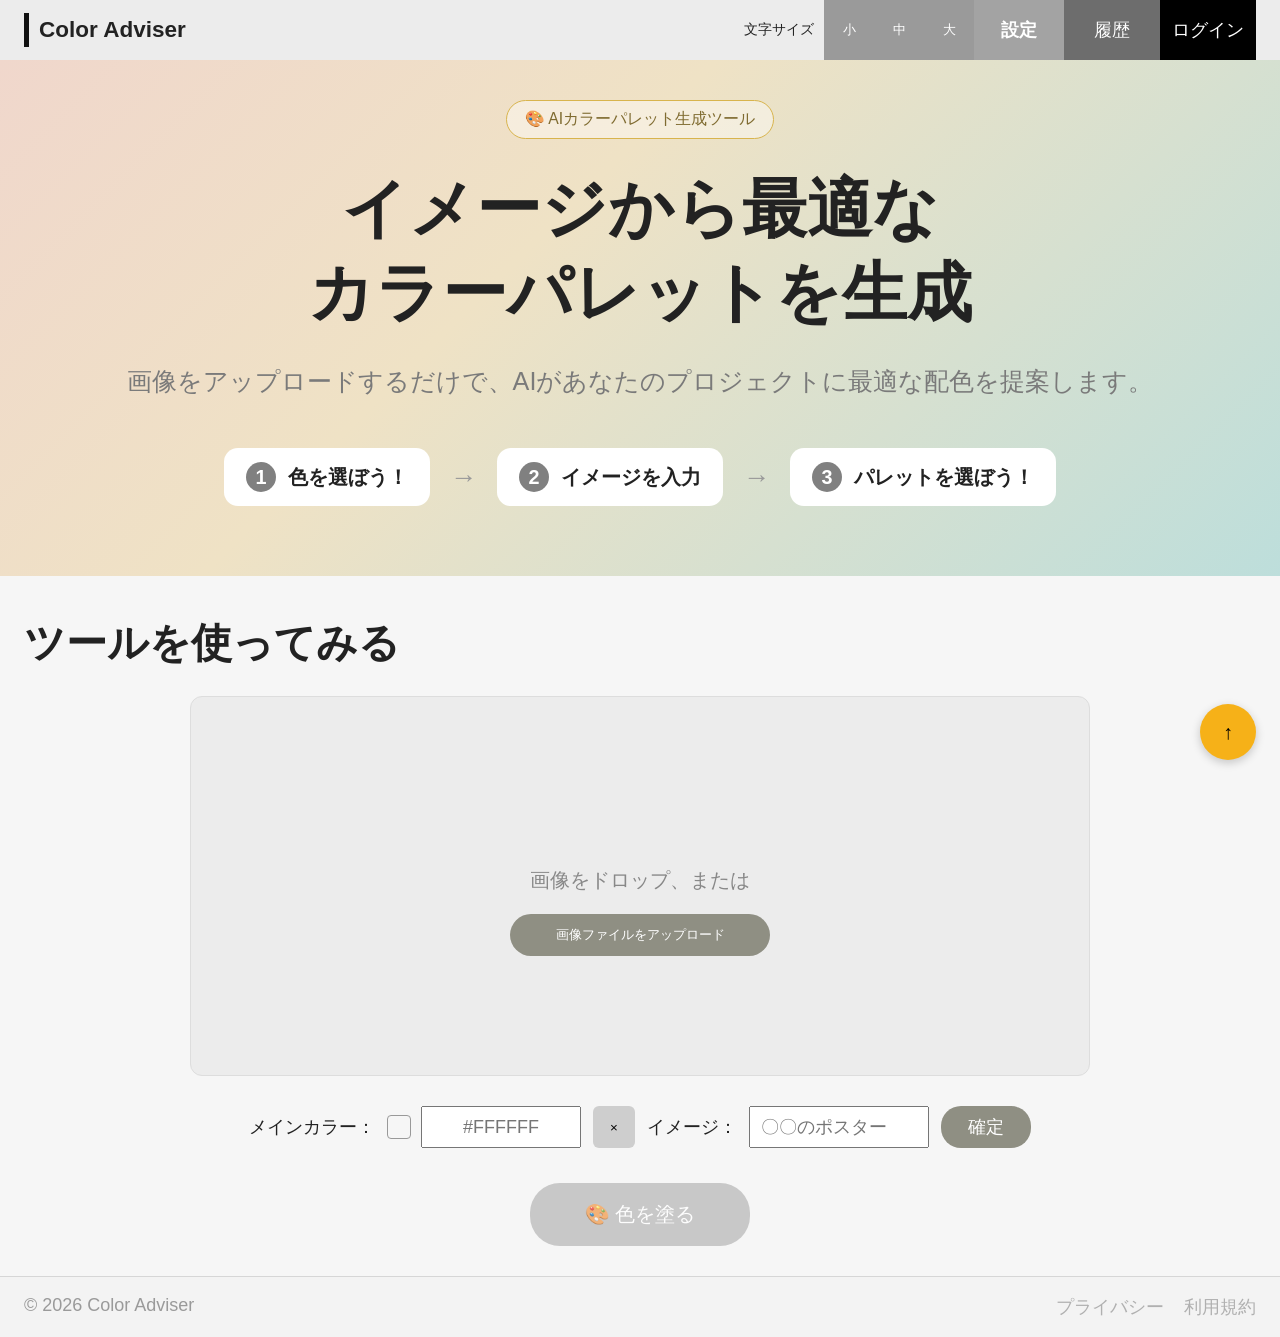
<file: html/index.html>
<!DOCTYPE html>
<html lang="ja">
<head>
    <meta charset="UTF-8">
    <meta name="viewport" content="width=device-width, initial-scale=1.0">
    <title>Color Adviser</title>
    <link rel="stylesheet" href="/css/style.css">
</head>
<body>
<header class="header">
    <div class="logo">
        <span class="bar"></span>
        <h1>Color Adviser</h1>
    </div>

    <nav>

        <div class="font-size-area">
            <span>文字サイズ</span>

            <button class="font-btn" id="font-small">小</button>
            <button class="font-btn" id="font-medium">中</button>
            <button class="font-btn" id="font-large">大</button>
        </div>
 <a href="settings.html" class="settings-btn">
            設定
        </a>
        <a href="history.html" class="history-btn">
            履歴
        </a>

        <a href="login.html" class="login-btn">
            ログイン
        </a>

       

    </nav>
</header>


<main>

    <section class="hero">
        <div class="badge">🎨 AIカラーパレット生成ツール</div>

        <h2>
            イメージから最適な<br>
            カラーパレットを生成
        </h2>

        <p>
            画像をアップロードするだけで、AIがあなたのプロジェクトに最適な配色を提案します。
        </p>

        <div class="steps">
            <div class="step">
                <span>1</span>
                色を選ぼう！
            </div>

            <div class="arrow">→</div>

            <div class="step">
                <span>2</span>
                イメージを入力
            </div>

            <div class="arrow">→</div>

            <div class="step">
                <span>3</span>
                パレットを選ぼう！
            </div>
        </div>
    </section>

    <section class="tool-section">
        <h3>ツールを使ってみる</h3>

<div class="upload-box">

    <!-- 通常表示 -->
    <div class="upload-content" id="uploadContent">

        <div class="upload-icon">

            <svg width="70" height="70" viewBox="0 0 24 24" fill="none">
                ...
            </svg>

        </div>

        <p>画像をドロップ、または</p>

        <input
            type="file"
            id="imageUpload"
            accept="image/*"
            hidden>

        <button
            class="upload-btn"
            id="uploadBtn">

            画像ファイルをアップロード

        </button>

    </div>

    <!-- パレット生成中 -->
    <div class="loading-content">

        <div class="spinner"></div>

        <h3>カラーパレットを生成中...</h3>

        <p>
            AIが画像の色を分析しています。<br>
            そのまましばらくお待ちください。
        </p>

        <p class="waiting-message">
            パレット生成完了後に
            「🎨 色を塗る」が利用できます
        </p>

    </div>

    <!-- 着色中 -->
    <div class="coloring-content">

        <div class="spinner"></div>

        <h3>カラー着色中...</h3>

        <p>
            AIが画像を着色しています。<br>
            そのまましばらくお待ちください。
        </p>

    </div>

</div>

<!-- パレット表示 -->
<div class="palette-content">

    <div class="palette-list">

        <button class="palette-btn">
            補色パレット：
            <span class="color-box"></span>
            <span class="color-box"></span>
            <span class="color-box"></span>
        </button>

        <button class="palette-btn">
            類似色パレット：
            <span class="color-box"></span>
            <span class="color-box"></span>
            <span class="color-box"></span>
        </button>

        <button class="palette-btn">
            三色配色パレット：
            <span class="color-box"></span>
            <span class="color-box"></span>
            <span class="color-box"></span>
        </button>

        <button
            class="palette-btn"
            id="aiAutoPaletteBtn">

            ✨ メインカラーのみ（残りはAIにおまかせ）

        </button>

    </div>

</div>

<!-- 着色結果 -->
<div class="colored-result-content">

    <div class="result-images">

        <div class="before-image">

            <p>着色前</p>

            <div class="image-box">
                画像
            </div>

        </div>

        <div class="after-image">

            <p>着色後</p>

            <div class="image-box">
                画像
            </div>

        </div>

    </div>

    <div class="selected-palette">

        <span>使用パレット：</span>

        <div class="color-box"></div>
        <div class="color-box"></div>
        <div class="color-box"></div>

    </div>

    <div
        class="explanation-box"
        style="
            margin-top:16px;
            padding:14px;
            background:#f8f9fa;
            border-radius:8px;
            text-align:left;
            line-height:1.7;
        ">

        <strong>💡 AI配色アドバイス：</strong>

        <p id="aiExplanation"></p>

    </div>

</div>

    
</div>
</div>
        <div class="form-row">
<label>メインカラー：</label>
<div class="color-picker-wrap">

    <div id="colorPreview"></div>

    <input
        type="text"
        id="colorCode"
        placeholder="#FFFFFF"
        readonly>

    <input
        type="color"
        id="mainColor"
        hidden>

    </div>
<button type="button" id="clearColor">
    ×
</button>

            <label>イメージ：</label>
            <input type="text" placeholder="〇〇のポスター">

            <button class="decide-btn">確定</button>
        </div>

        <div class="generate-wrap">
            <button class="generate-btn">
                🎨 色を塗る
            </button>
        </div>
    </section>

</main>

<footer class="footer">

    <div>© 2026 Color Adviser</div>

    <div class="footer-links">
        <a href="#" id="privacyLink">
            プライバシー
        </a>

        <a href="#" id="termsLink">
            利用規約
        </a>
    </div>

</footer>

<!-- プライバシーポリシー -->
<div class="modal" id="privacyModal">

    <div class="modal-content">

        <h3>プライバシーポリシー</h3>

        <div class="policy-text">

            <p>
                本サービスにアップロードされた画像および入力された情報は、
                カラーパレット生成および画像処理の目的にのみ利用します。
            </p>

            <p>
                登録されたメールアドレスおよびユーザー情報は、
                ログイン機能およびサービス提供のために利用します。
            </p>

            <p>
                当サービス運営者は、アップロードされた画像、
                生成結果および入力データをAIモデルの学習には利用しません。
            </p>

            <p>
                取得した情報を第三者へ提供することはありません。
            </p>

        </div>

        <div class="modal-buttons">

            <button
                class="cancel-btn"
                id="closePrivacy">

                閉じる

            </button>

        </div>

    </div>

</div>

<!-- 利用規約 -->
<div class="modal" id="termsModal">

    <div class="modal-content">

        <h3>利用規約</h3>

        <div class="policy-text">

            <p>
                本サービスは卒業研究を目的として提供されています。
            </p>

            <p>
                著作権や肖像権を侵害する画像の利用は禁止します。
            </p>

            <p>
                公序良俗に反する目的での利用は禁止します。
            </p>

            <p>
                利用者がアップロードした画像に関する責任は、
                利用者本人が負うものとします。
            </p>

        </div>

        <div class="modal-buttons">

            <button
                class="cancel-btn"
                id="closeTerms">

                閉じる

            </button>

        </div>

    </div>

</div>


<button class="top-btn"id="topBtn">↑</button>

<script src="/js/fontsize.js"></script>
<script src="/js/main.js"></script>
</body>
</html>
</file>
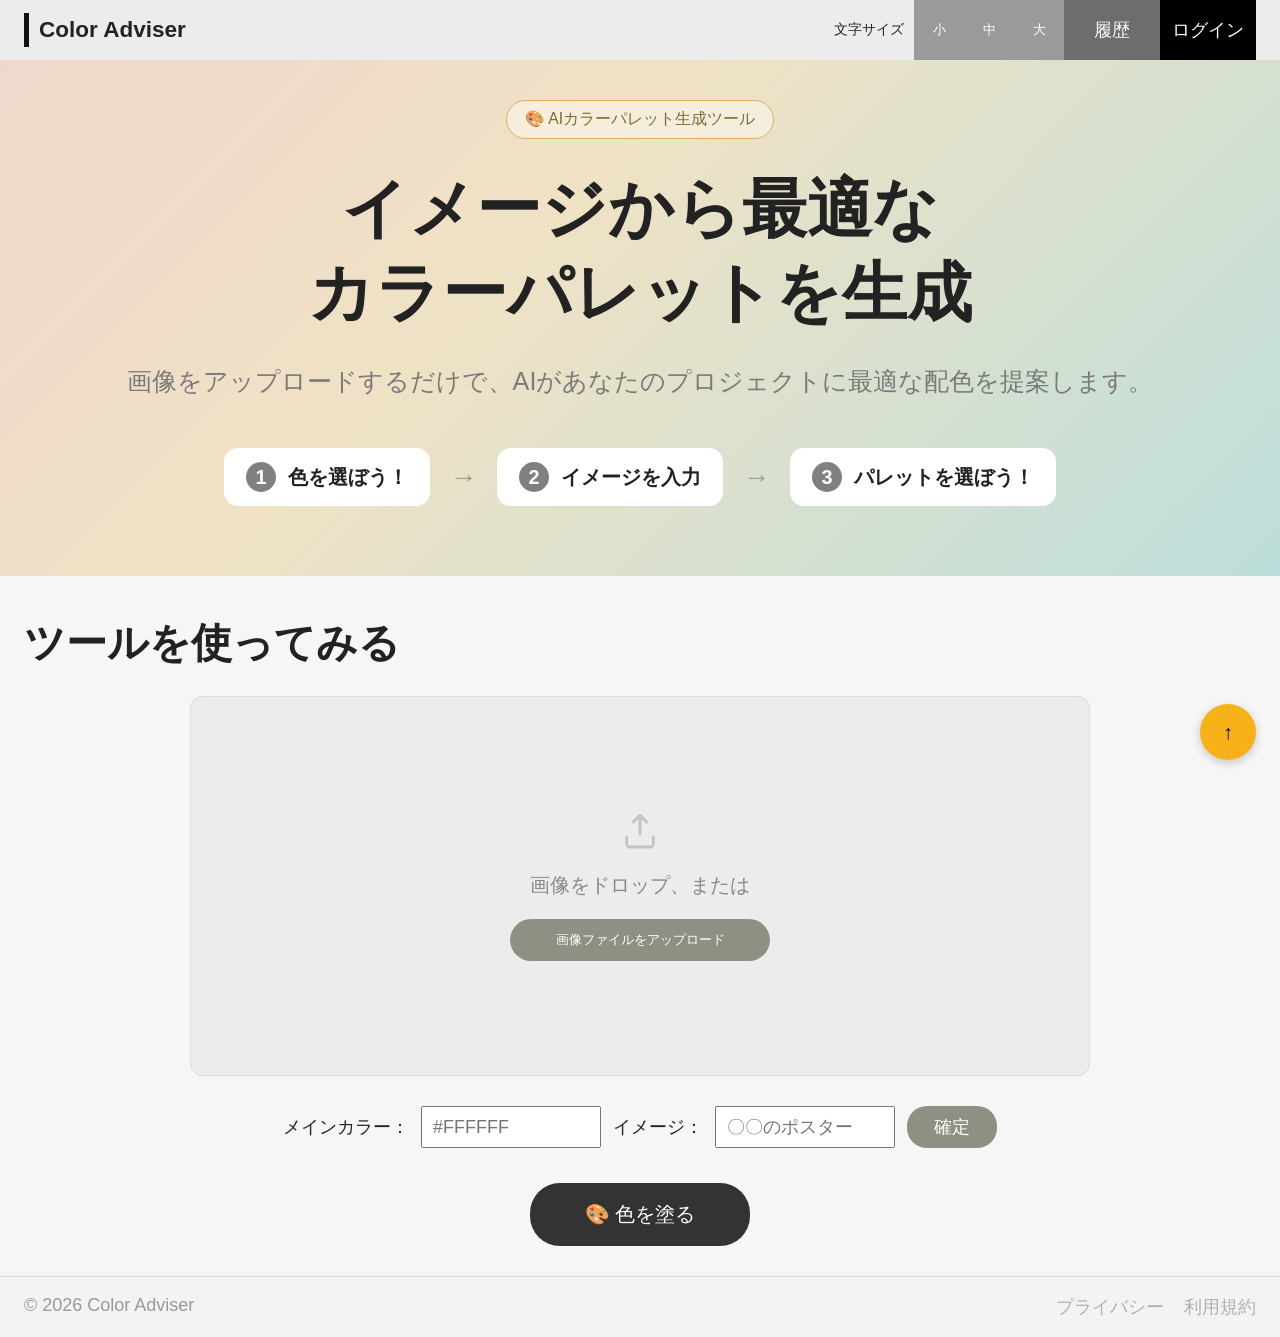
<file: 画面レイアウト/index.html>
<!DOCTYPE html>
<html lang="ja">
<head>
    <meta charset="UTF-8">
    <meta name="viewport" content="width=device-width, initial-scale=1.0">
    <title>Color Adviser</title>
    <link rel="stylesheet" href="/css/style.css">
</head>
<body>

<header class="header">
    <div class="logo">
        <span class="bar"></span>
        <h1>Color Adviser</h1>
    </div>

    <nav>

    <div class="font-size-area">
    <span>文字サイズ</span>

    <button class="font-btn" id="font-small">小</button>
    <button class="font-btn" id="font-medium">中</button>
    <button class="font-btn" id="font-large">大</button>
</div>
    <a href="history.html" class="history-btn">履歴</a>
    <a href="login.html" class="login-btn">ログイン</a>
</nav>

</header>

<main>

    <section class="hero">
        <div class="badge">🎨 AIカラーパレット生成ツール</div>

        <h2>
            イメージから最適な<br>
            カラーパレットを生成
        </h2>

        <p>
            画像をアップロードするだけで、AIがあなたのプロジェクトに最適な配色を提案します。
        </p>

        <div class="steps">
            <div class="step">
                <span>1</span>
                色を選ぼう！
            </div>

            <div class="arrow">→</div>

            <div class="step">
                <span>2</span>
                イメージを入力
            </div>

            <div class="arrow">→</div>

            <div class="step">
                <span>3</span>
                パレットを選ぼう！
            </div>
        </div>
    </section>

    <section class="tool-section">
        <h3>ツールを使ってみる</h3>

<div class="upload-box">

    <!-- 通常表示 -->
    <div class="upload-content">
        <div class="upload-icon">

<svg width="70" height="70" viewBox="0 0 24 24" fill="none">
    <path d="M12 2V13"
          stroke="#C4C4C4"
          stroke-width="1.8"
          stroke-linecap="round"/>

    <path d="M8 6L12 2L16 6"
          stroke="#C4C4C4"
          stroke-width="1.8"
          stroke-linecap="round"
          stroke-linejoin="round"/>

    <path d="M4 15V19C4 20.1 4.9 21 6 21H18C19.1 21 20 20.1 20 19V15"
          stroke="#C4C4C4"
          stroke-width="1.8"
          stroke-linecap="round"
          stroke-linejoin="round"/>
</svg>

</div>

        <p>画像をドロップ、または</p>

        <button class="upload-btn">
            画像ファイルをアップロード
        </button>
    </div>

    <!-- ロード中表示 -->
    <div class="loading-content">
        <div class="spinner"></div>

        <h3>カラーパレットを生成中...</h3>

        <p>
            AIが画像の色を分析しています。<br>
            そのまましばらくお待ちください。
        </p>

        <p class="complete-msg">
            ✓ 画像のアップロードが完了しました
        </p>
    </div>

<!-- 結果表示 -->
<div class="palette-content">

    <div class="result-image">
        ここに画像
    </div>

    <div class="palette-list">

        <button class="palette-btn">
    補色パレット：
    <span class="color-box"></span>
    <span class="color-box"></span>
    <span class="color-box"></span>
</button>

        <button class="palette-btn">
            類似色パレット：
            <span class="color-box"></span>
    <span class="color-box"></span>
    <span class="color-box"></span>
        </button>

        <button class="palette-btn">
            三色配色パレット：
            <span class="color-box"></span>
    <span class="color-box"></span>
    <span class="color-box"></span>
        </button>

    </div>

</div>
<div class="coloring-content">

    <div class="spinner"></div>

    <h3>カラー着色中...</h3>

    <p>
        AIが画像を着色しています。<br>
        そのまましばらくお待ちください。
    </p>

    <p class="complete-msg">
        ✓ 選択したパレットを適用しました
    </p>

</div>
<!-- 着色結果 -->
<div class="colored-result-content">

    <div class="result-images">

        <div class="before-image">
            <p>着色前</p>

            <div class="image-box">
                画像
            </div>
        </div>

        <div class="after-image">
            <p>着色後</p>

            <div class="image-box">
                画像
            </div>
        </div>

    </div>

    <div class="selected-palette">
        <span>使用パレット：</span>

        <div class="color-box"></div>
        <div class="color-box"></div>
        <div class="color-box"></div>
    </div>

</div>
</div>
        <div class="form-row">
            <label>メインカラー：</label>
            <input type="text" placeholder="#FFFFFF">

            <label>イメージ：</label>
            <input type="text" placeholder="〇〇のポスター">

            <button class="decide-btn">確定</button>
        </div>

        <div class="generate-wrap">
            <button class="generate-btn">
                🎨 色を塗る
            </button>
        </div>
    </section>

</main>

<footer class="footer">
    <div>© 2026 Color Adviser</div>

    <div class="footer-links">
        <a href="#">プライバシー</a>
        <a href="#">利用規約</a>
    </div>
</footer>

<button class="top-btn">↑</button>

<script src="/js/fontsize.js"></script>
</body>
</html>
</file>
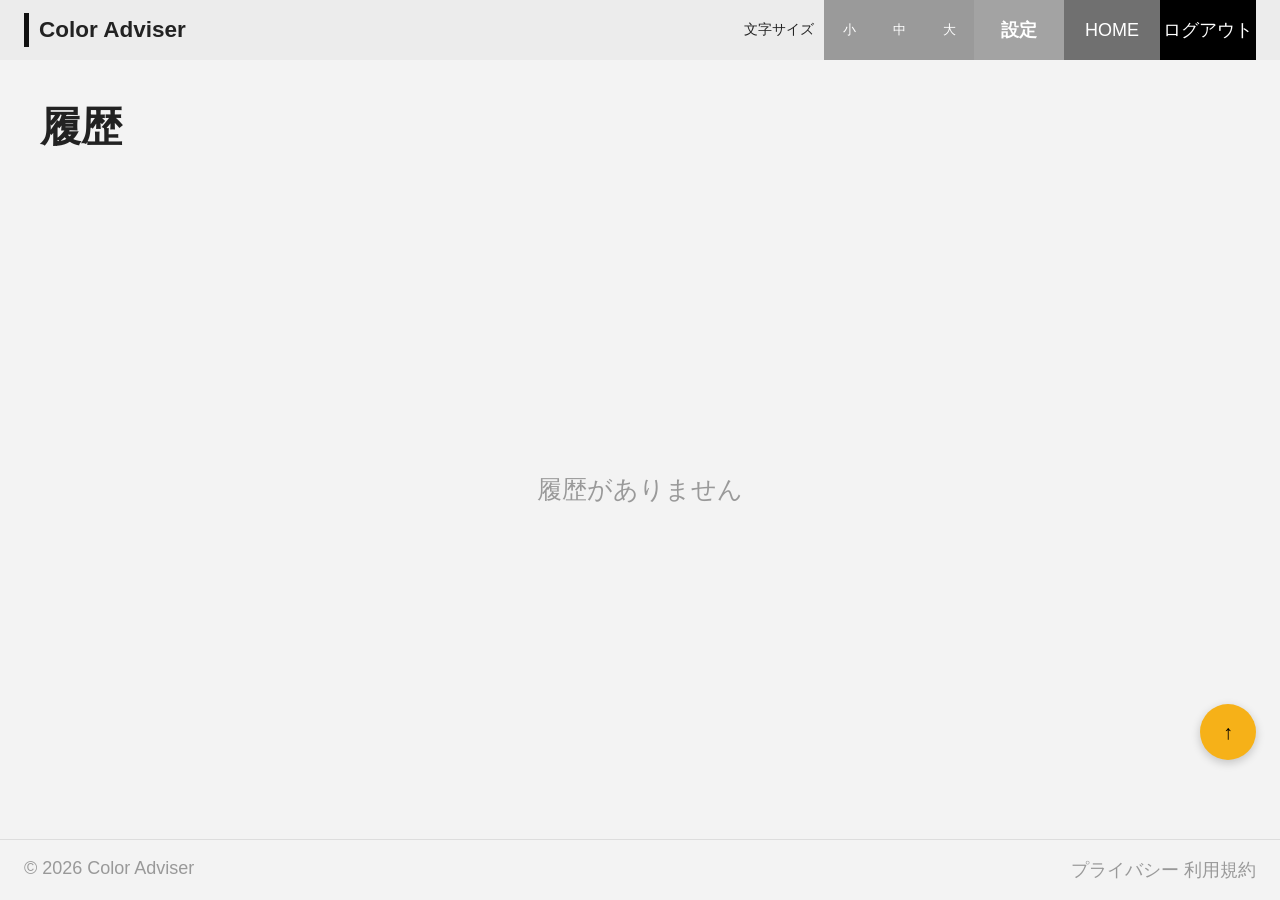
<file: html/history.html>
<!DOCTYPE html>
<html lang="ja">
<head>
    <meta charset="UTF-8">
    <meta name="viewport" content="width=device-width, initial-scale=1.0">
    <title>履歴 | Color Adviser</title>
    <link rel="stylesheet" href="/css/history.css">
</head>
<body>

<header class="header">
    <div class="logo">
        <span class="bar"></span>
        <h1>Color Adviser</h1>
    </div>

    <nav>

        <div class="font-size-area">
            <span>文字サイズ</span>
            <button class="font-btn" id="font-small">小</button>
            <button class="font-btn" id="font-medium">中</button>
            <button class="font-btn" id="font-large">大</button>
        </div>
 <a href="settings.html" class="settings-btn">
            設定
        </a>
        <a href="index.html" class="home-btn">HOME</a>
        <a href="login.html" class="logout-btn">ログアウト</a>


    </nav>
</header>

<main class="history-container">

    <h2>履歴</h2>

    <!-- Javaで履歴が無い場合に表示 -->
    <div class="empty-history">
    <p>履歴がありません</p>
</div>

    <!-- Javaで履歴がある時だけ表示 -->
    <!--
    <div class="history-list">

        <div class="history-card">
            <div class="history-date">
                2026-08-01 12:00:00
            </div>

            <div class="history-content">
                履歴データ
            </div>
        </div>

    </div>
    -->

</main>
<footer class="footer">

    <div>© 2026 Color Adviser</div>

    <div class="footer-links">
        <a href="#" id="privacyLink">
            プライバシー
        </a>

        <a href="#" id="termsLink">
            利用規約
        </a>
    </div>

</footer>

<!-- プライバシーポリシー -->
<div class="modal" id="privacyModal">

    <div class="modal-content">

        <h3>プライバシーポリシー</h3>

        <div class="policy-text">

            <p>
                本サービスにアップロードされた画像および入力された情報は、
                カラーパレット生成および画像処理の目的にのみ利用します。
            </p>

            <p>
                登録されたメールアドレスおよびユーザー情報は、
                ログイン機能およびサービス提供のために利用します。
            </p>

            <p>
                当サービス運営者は、アップロードされた画像、
                生成結果および入力データをAIモデルの学習には利用しません。
            </p>

            <p>
                取得した情報を第三者へ提供することはありません。
            </p>

        </div>

        <div class="modal-buttons">

            <button
                class="cancel-btn"
                id="closePrivacy">

                閉じる

            </button>

        </div>

    </div>

</div>

<!-- 利用規約 -->
<div class="modal" id="termsModal">

    <div class="modal-content">

        <h3>利用規約</h3>

        <div class="policy-text">

            <p>
                本サービスは卒業研究を目的として提供されています。
            </p>

            <p>
                著作権や肖像権を侵害する画像の利用は禁止します。
            </p>

            <p>
                公序良俗に反する目的での利用は禁止します。
            </p>

            <p>
                利用者がアップロードした画像に関する責任は、
                利用者本人が負うものとします。
            </p>

        </div>

        <div class="modal-buttons">

            <button
                class="cancel-btn"
                id="closeTerms">

                閉じる

            </button>

        </div>

    </div>

</div>
<button class="top-btn"id="topBtn">↑</button>

<script src="/js/fontsize.js"></script>
<script src="/js/main.js"></script>
</body>

</html>
</file>
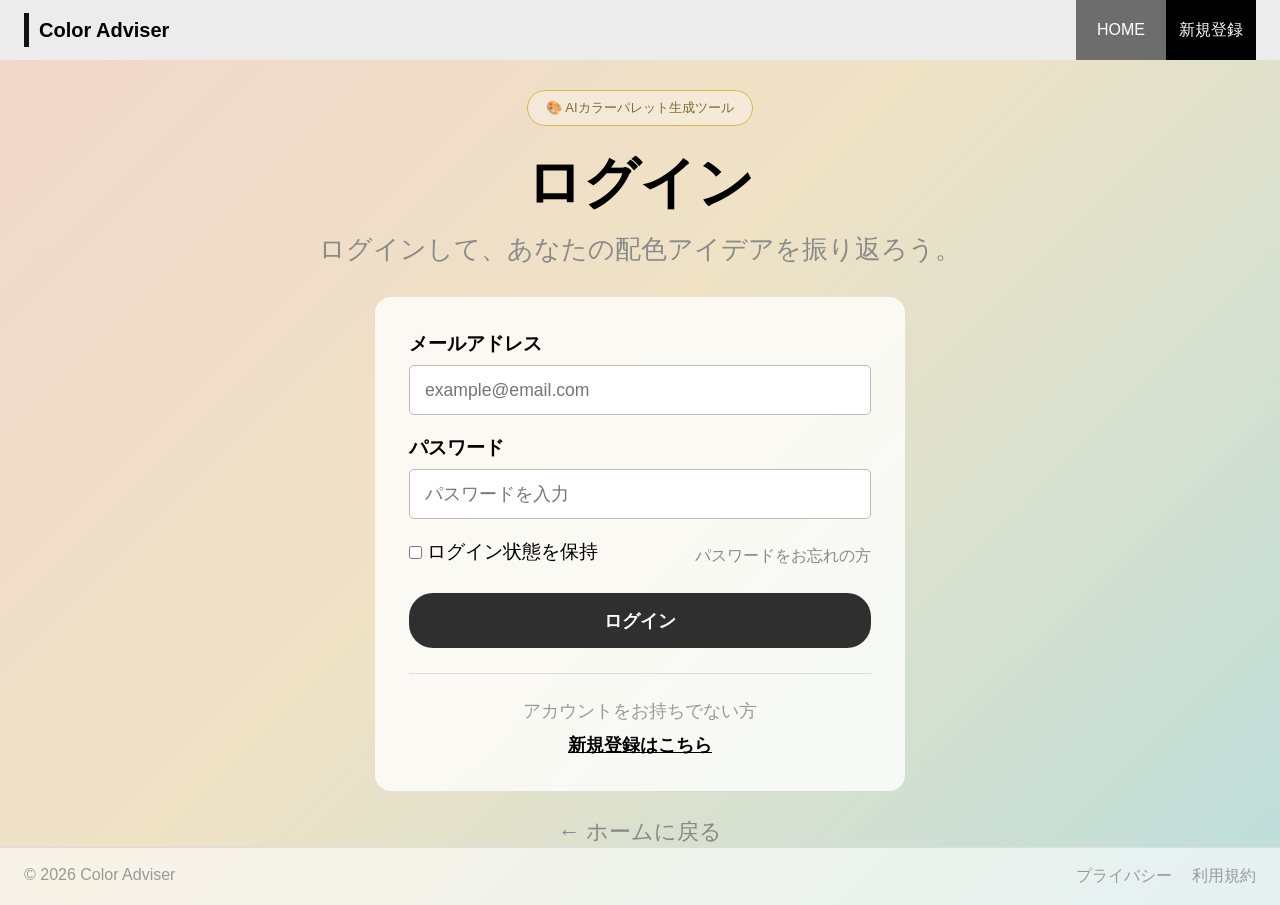
<file: html/login.html>
<!DOCTYPE html>
<html lang="ja">
<head>
    <meta charset="UTF-8">
    <meta name="viewport" content="width=device-width, initial-scale=1.0">
    <title>ログイン | Color Adviser</title>
    <link rel="stylesheet" href="/css/login.css">
</head>
<body>

<header class="header">
    <div class="logo">
        <span class="bar"></span>
        <h1>Color Adviser</h1>
    </div>

    <nav>
        <a href="index.html" class="history-btn">HOME</a>
        <a href="register.html" class="login-btn">新規登録</a>
    </nav>
</header>

<main class="login-page">

    <div class="badge">
        🎨 AIカラーパレット生成ツール
    </div>

    <h2>ログイン</h2>

    <p class="subtitle">
        ログインして、あなたの配色アイデアを振り返ろう。
    </p>

    <div class="login-card">

        <label>メールアドレス</label>
        <input
            type="email"
            placeholder="example@email.com">

        <label>パスワード</label>
        <input
            type="password"
            placeholder="パスワードを入力">

        <div class="login-options">
            <label class="remember">
                <input type="checkbox">
                ログイン状態を保持
            </label>

            <a href="#">パスワードをお忘れの方</a>
        </div>

        <button class="login-submit">
            ログイン
        </button>

        <div class="divider"></div>

        <p class="register-text">
            アカウントをお持ちでない方
        </p>

        <a href="register.html" class="register-link">
            新規登録はこちら
        </a>

    </div>

    <a href="index.html" class="back-home">
        ← ホームに戻る
    </a>

</main>

<footer class="footer">

    <div>© 2026 Color Adviser</div>

    <div class="footer-links">
        <a href="#" id="privacyLink">
            プライバシー
        </a>

        <a href="#" id="termsLink">
            利用規約
        </a>
    </div>

</footer>

<!-- プライバシーポリシー -->
<div class="modal" id="privacyModal">

    <div class="modal-content">

        <h3>プライバシーポリシー</h3>

        <div class="policy-text">

            <p>
                本サービスにアップロードされた画像および入力された情報は、
                カラーパレット生成および画像処理の目的にのみ利用します。
            </p>

            <p>
                登録されたメールアドレスおよびユーザー情報は、
                ログイン機能およびサービス提供のために利用します。
            </p>

            <p>
                当サービス運営者は、アップロードされた画像、
                生成結果および入力データをAIモデルの学習には利用しません。
            </p>

            <p>
                取得した情報を第三者へ提供することはありません。
            </p>

        </div>

        <div class="modal-buttons">

            <button
                class="cancel-btn"
                id="closePrivacy">

                閉じる

            </button>

        </div>

    </div>

</div>

<!-- 利用規約 -->
<div class="modal" id="termsModal">

    <div class="modal-content">

        <h3>利用規約</h3>

        <div class="policy-text">

            <p>
                本サービスは卒業研究を目的として提供されています。
            </p>

            <p>
                著作権や肖像権を侵害する画像の利用は禁止します。
            </p>

            <p>
                公序良俗に反する目的での利用は禁止します。
            </p>

            <p>
                利用者がアップロードした画像に関する責任は、
                利用者本人が負うものとします。
            </p>

        </div>

        <div class="modal-buttons">

            <button
                class="cancel-btn"
                id="closeTerms">

                閉じる

            </button>

        </div>

    </div>

</div>
<script src="/js/main.js"></script>
</body>
</html>
</file>
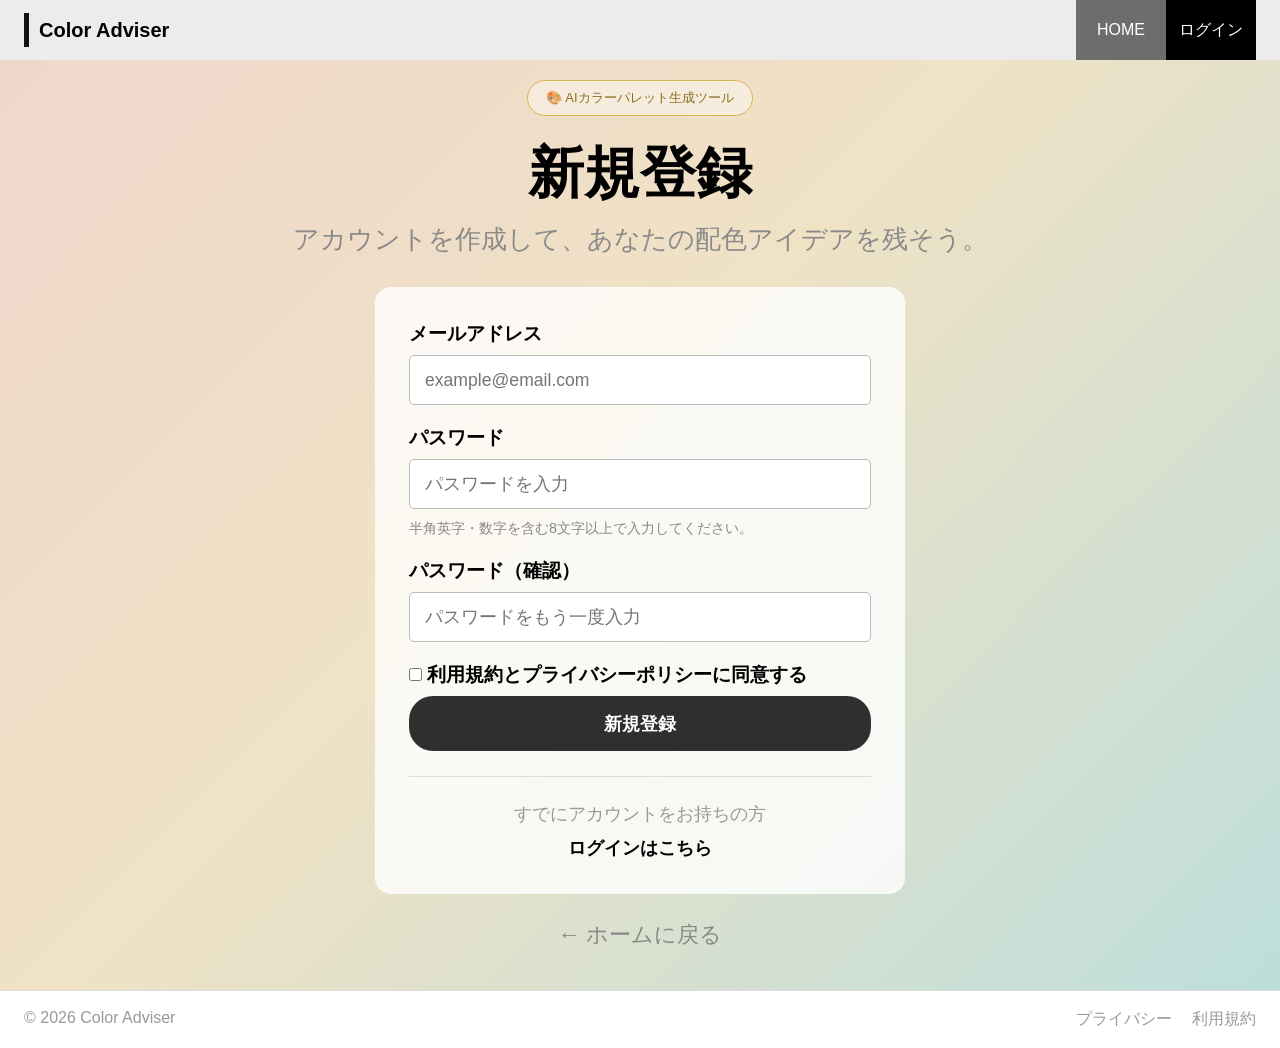
<file: html/register.html>
<!DOCTYPE html>
<html lang="ja">
<head>
    <meta charset="UTF-8">
    <meta name="viewport" content="width=device-width, initial-scale=1.0">
    <title>新規登録 | Color Adviser</title>
    <link rel="stylesheet" href="/css/register.css">
</head>
<body>

<header class="header">
    <div class="logo">
        <span class="bar"></span>
        <h1>Color Adviser</h1>
    </div>

    <nav>
        <a href="index.html" class="home-btn">HOME</a>
        <a href="login.html" class="login-btn">ログイン</a>
    </nav>
</header>

<main class="register-page">

    <div class="badge">
        🎨 AIカラーパレット生成ツール
    </div>

    <h2>新規登録</h2>

    <p class="subtitle">
        アカウントを作成して、あなたの配色アイデアを残そう。
    </p>

    <div class="register-card">

        <label>メールアドレス</label>
        <input
            type="email"
            placeholder="example@email.com">

        <label>パスワード</label>
        <input
            type="password"
            placeholder="パスワードを入力">

        <p class="password-note">
            半角英字・数字を含む8文字以上で入力してください。
        </p>

        <label>パスワード（確認）</label>
        <input
            type="password"
            placeholder="パスワードをもう一度入力">

        <label class="agree">
            <input type="checkbox">
            利用規約とプライバシーポリシーに同意する
        </label>

        <button class="register-btn">
            新規登録
        </button>

        <div class="divider"></div>

        <p class="login-text">
            すでにアカウントをお持ちの方
        </p>

        <a href="login.html" class="login-link">
            ログインはこちら
        </a>

    </div>

    <a href="index.html" class="back-home">
        ← ホームに戻る
    </a>

</main>

<footer class="footer">

    <div>© 2026 Color Adviser</div>

    <div class="footer-links">
        <a href="#" id="privacyLink">
            プライバシー
        </a>

        <a href="#" id="termsLink">
            利用規約
        </a>
    </div>

</footer>

<!-- プライバシーポリシー -->
<div class="modal" id="privacyModal">

    <div class="modal-content">

        <h3>プライバシーポリシー</h3>

        <div class="policy-text">

            <p>
                本サービスにアップロードされた画像および入力された情報は、
                カラーパレット生成および画像処理の目的にのみ利用します。
            </p>

            <p>
                登録されたメールアドレスおよびユーザー情報は、
                ログイン機能およびサービス提供のために利用します。
            </p>

            <p>
                当サービス運営者は、アップロードされた画像、
                生成結果および入力データをAIモデルの学習には利用しません。
            </p>

            <p>
                取得した情報を第三者へ提供することはありません。
            </p>

        </div>

        <div class="modal-buttons">

            <button
                class="cancel-btn"
                id="closePrivacy">

                閉じる

            </button>

        </div>

    </div>

</div>

<!-- 利用規約 -->
<div class="modal" id="termsModal">

    <div class="modal-content">

        <h3>利用規約</h3>

        <div class="policy-text">

            <p>
                本サービスは卒業研究を目的として提供されています。
            </p>

            <p>
                著作権や肖像権を侵害する画像の利用は禁止します。
            </p>

            <p>
                公序良俗に反する目的での利用は禁止します。
            </p>

            <p>
                利用者がアップロードした画像に関する責任は、
                利用者本人が負うものとします。
            </p>

        </div>

        <div class="modal-buttons">

            <button
                class="cancel-btn"
                id="closeTerms">

                閉じる

            </button>

        </div>

    </div>

</div>
<script src="/js/main.js"></script>
</body>
</html>
</file>
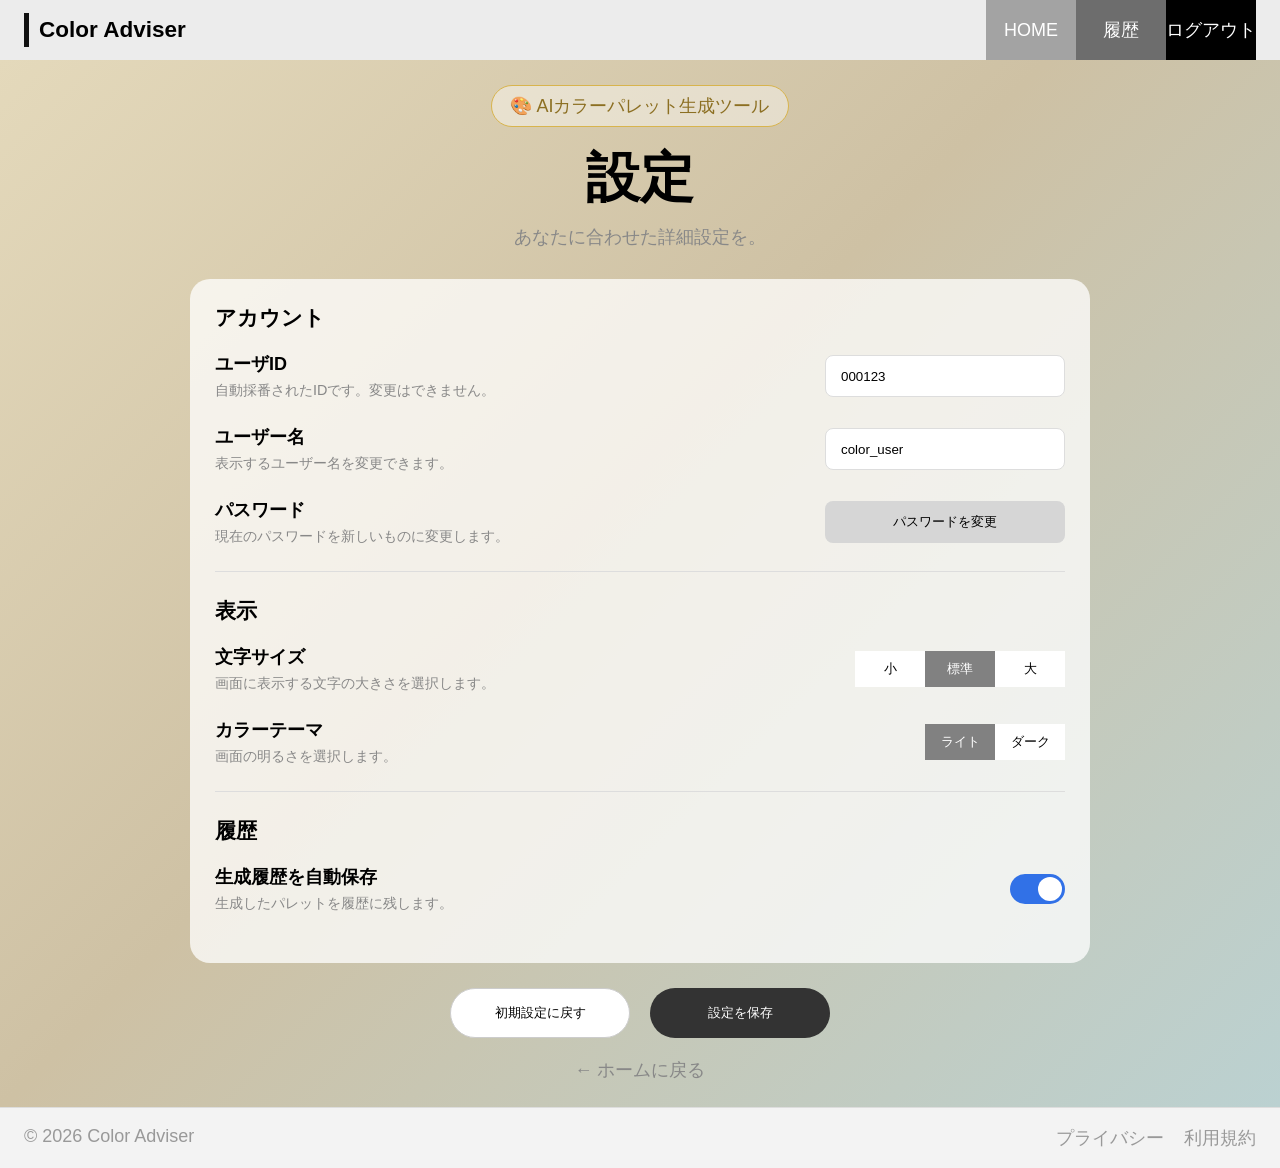
<file: html/settings.html>
<!DOCTYPE html>
<html lang="ja">
<head>
    <meta charset="UTF-8">
    <meta name="viewport" content="width=device-width, initial-scale=1.0">
    <title>設定 | Color Adviser</title>
    <link rel="stylesheet" href="/css/settings.css">
</head>
<body>

<header class="header">
    <div class="logo">
        <span class="bar"></span>
        <h1>Color Adviser</h1>
    </div>

    <nav>
        <a href="index.html" class="home-btn">HOME</a>
        <a href="history.html" class="history-btn">履歴</a>
        <a href="#" class="logout-btn">ログアウト</a>
        
    </nav>
</header>

<main class="settings-page">

    <div class="badge">
        🎨 AIカラーパレット生成ツール
    </div>

    <h2>設定</h2>

    <p class="subtitle">
        あなたに合わせた詳細設定を。
    </p>

    <div class="settings-card">

        <section class="setting-section">
            <h3>アカウント</h3>

            <div class="setting-row">
                <div>
                    <label>ユーザID</label>
                    <p>自動採番されたIDです。変更はできません。</p>
                </div>

                <input type="text" value="000123" readonly>
            </div>

            <div class="setting-row">
                <div>
                    <label>ユーザー名</label>
                    <p>表示するユーザー名を変更できます。</p>
                </div>

                <input type="text" value="color_user">
            </div>

            <div class="setting-row">
                <div>
                    <label>パスワード</label>
                    <p>現在のパスワードを新しいものに変更します。</p>
                </div>

                <button class="change-btn" id="openModal">
    パスワードを変更
</button>
            </div>
        </section>

        <hr>

      <section class="setting-section">
    <h3>表示</h3>

    <div class="setting-row">

        <div>
            <label>文字サイズ</label>
            <p>
                画面に表示する文字の大きさを選択します。
            </p>
        </div>

      <div class="option-group font-group">

    <button id="font-small">小</button>

    <button id="font-medium">
        標準
    </button>

    <button id="font-large">
        大
    </button>

</div>

    </div>

    <div class="setting-row">

        <div>
            <label>カラーテーマ</label>
            <p>画面の明るさを選択します。</p>
        </div>

<div class="option-group theme-group">

    <button id="light-theme" class="active">
        ライト
    </button>

    <button id="dark-theme">
        ダーク
    </button>

</div>

    </div>




        </section>

        <hr>

        <section class="setting-section">

            <h3>履歴</h3>

            <div class="setting-row">

                <div>
                    <label>生成履歴を自動保存</label>
                    <p>生成したパレットを履歴に残します。</p>
                </div>

                <label class="switch">
    <input
        type="checkbox"
        id="historySave"
        checked>

    <span class="slider"></span>
</label>

            </div>

        </section>

    </div>

    <div class="button-area">

        <button class="reset-btn">
            初期設定に戻す
        </button>

        <button class="save-btn">
            設定を保存
        </button>

    </div>

    <a href="index.html" class="back-home">
        ← ホームに戻る
    </a>

</main>
<!-- パスワード変更モーダル -->
<div class="modal" id="passwordModal">

    <div class="modal-content">

        <h3>パスワード変更</h3>

        <label>新しいパスワード</label>
        <input
            type="password"
            placeholder="新しいパスワードを入力">

        <label>確認用パスワード</label>
        <input
            type="password"
            placeholder="もう一度入力">

        <div class="modal-buttons">

            <button
    class="cancel-btn"
    id="passwordCancel">

    キャンセル

</button>

            <button class="save-btn">
                変更
            </button>

        </div>

    </div>

</div>
<!-- プライバシーポリシー -->
<div class="modal" id="privacyModal">

    <div class="modal-content">

        <h3>プライバシーポリシー</h3>

        <div class="policy-text">

            <p>
                本サービスにアップロードされた画像および入力された情報は、
                カラーパレット生成および画像処理の目的にのみ利用します。
            </p>

            <p>
                登録されたメールアドレスおよびユーザー情報は、
                ログイン機能およびサービス提供のために利用します。
            </p>

            <p>
                当サービス運営者は、アップロードされた画像、
                生成結果および入力データをAIモデルの学習には利用しません。
            </p>

            <p>
                取得した情報を第三者へ提供することはありません。
            </p>

        </div>

        <div class="modal-buttons">

            <button
                class="cancel-btn"
                id="closePrivacy">

                閉じる

            </button>

        </div>

    </div>

</div>

<!-- 利用規約 -->
<div class="modal" id="termsModal">

    <div class="modal-content">

        <h3>利用規約</h3>

        <div class="policy-text">

            <p>
                本サービスは卒業研究を目的として提供されています。
            </p>

            <p>
                著作権や肖像権を侵害する画像の利用は禁止します。
            </p>

            <p>
                公序良俗に反する目的での利用は禁止します。
            </p>

            <p>
                利用者がアップロードした画像に関する責任は、
                利用者本人が負うものとします。
            </p>

        </div>

        <div class="modal-buttons">

            <button
                class="cancel-btn"
                id="closeTerms">

                閉じる

            </button>

        </div>

    </div>

</div>
<footer class="footer">

    <div>© 2026 Color Adviser</div>

    <div class="footer-links">
        <a href="#" id="privacyLink">プライバシー</a>
        <a href="#" id="termsLink">利用規約</a>
    </div>

</footer>
<script src="/js/settings.js"></script>

</body>
</html>
</file>
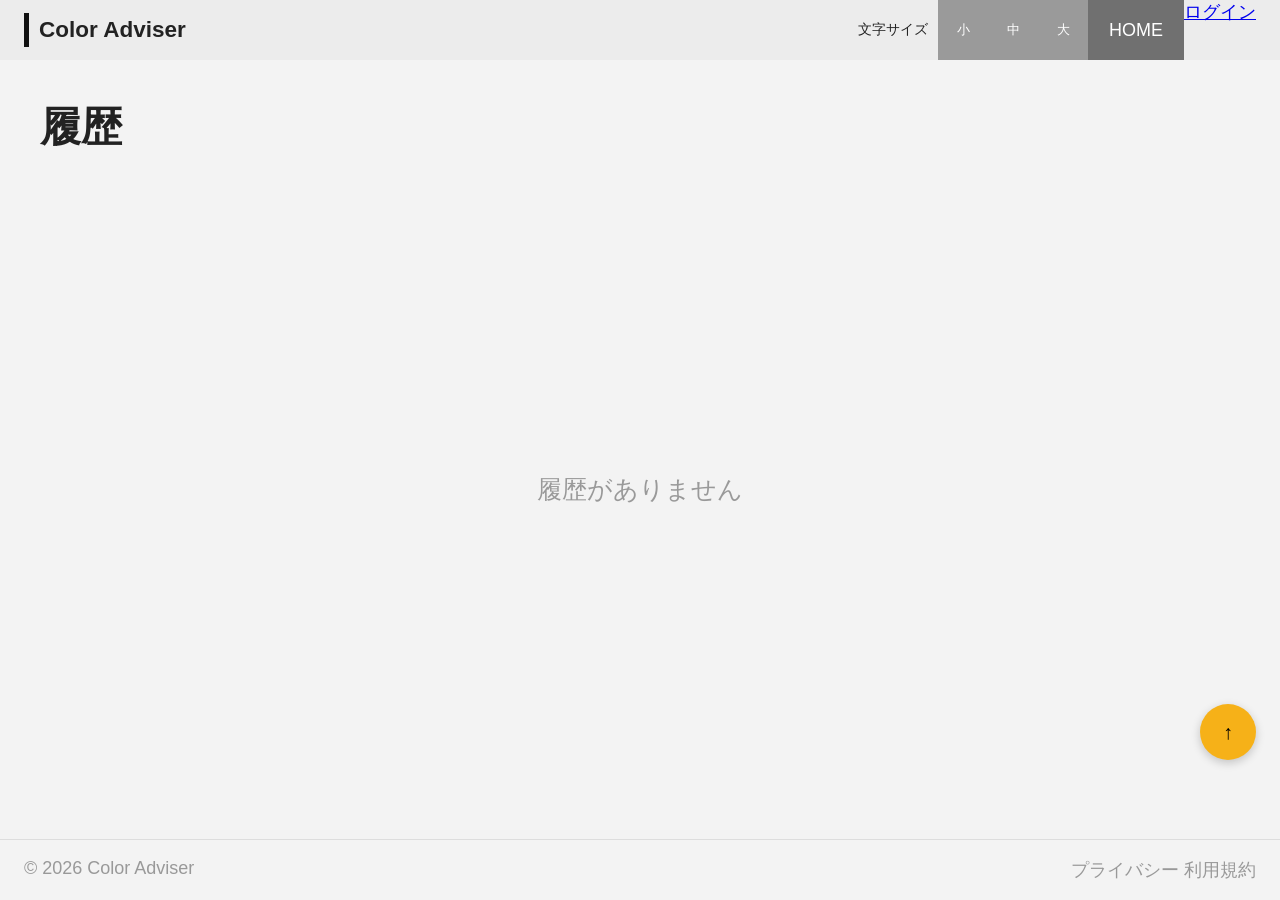
<file: 画面レイアウト/history.html>
<!DOCTYPE html>
<html lang="ja">
<head>
    <meta charset="UTF-8">
    <meta name="viewport" content="width=device-width, initial-scale=1.0">
    <title>履歴 | Color Adviser</title>
    <link rel="stylesheet" href="/css/history.css">
</head>
<body>

<header class="header">
    <div class="logo">
        <span class="bar"></span>
        <h1>Color Adviser</h1>
    </div>

    <nav>

        <div class="font-size-area">
            <span>文字サイズ</span>
            <button class="font-btn" id="font-small">小</button>
            <button class="font-btn" id="font-medium">中</button>
            <button class="font-btn" id="font-large">大</button>
        </div>

        <a href="index.html" class="home-btn">HOME</a>
        <a href="login.html" class="login-btn">ログイン</a>


    </nav>
</header>

<main class="history-container">

    <h2>履歴</h2>

    <!-- Javaで履歴が無い場合に表示 -->
    <div class="empty-history">
    <p>履歴がありません</p>
</div>

    <!-- Javaで履歴がある時だけ表示 -->
    <!--
    <div class="history-list">

        <div class="history-card">
            <div class="history-date">
                2026-08-01 12:00:00
            </div>

            <div class="history-content">
                履歴データ
            </div>
        </div>

    </div>
    -->

</main>

<footer class="footer">
    <div>© 2026 Color Adviser</div>

    <div class="footer-links">

        <a href="#">プライバシー</a>
        <a href="#">利用規約</a>

    </div>
</footer>

<button class="top-btn">↑</button>

<script src="/js/fontsize.js"></script>
</body>

</html>
</file>
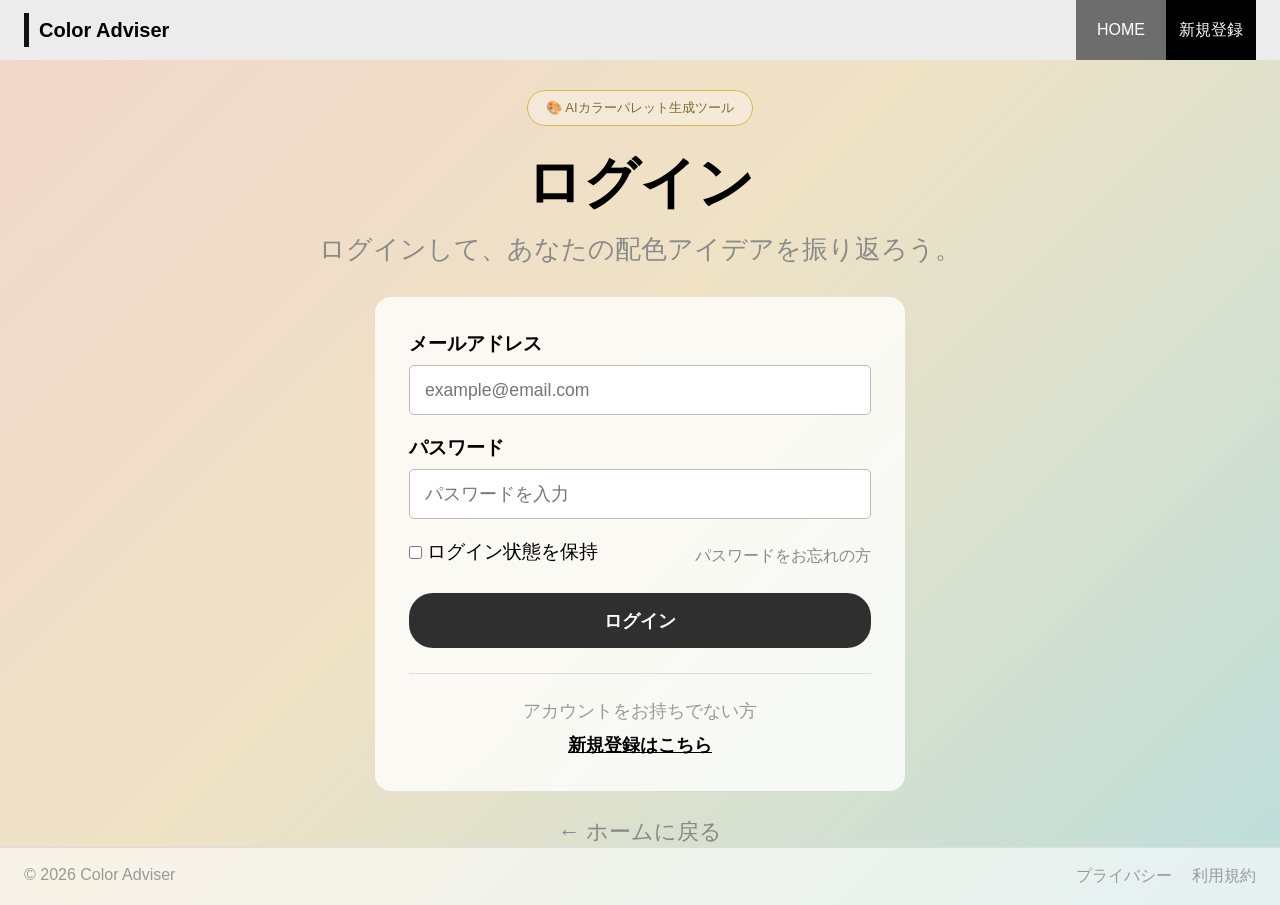
<file: 画面レイアウト/login.html>
<!DOCTYPE html>
<html lang="ja">
<head>
    <meta charset="UTF-8">
    <meta name="viewport" content="width=device-width, initial-scale=1.0">
    <title>ログイン | Color Adviser</title>
    <link rel="stylesheet" href="/css/login.css">
</head>
<body>

<header class="header">
    <div class="logo">
        <span class="bar"></span>
        <h1>Color Adviser</h1>
    </div>

    <nav>
        <a href="index.html" class="history-btn">HOME</a>
        <a href="register.html" class="login-btn">新規登録</a>
    </nav>
</header>

<main class="login-page">

    <div class="badge">
        🎨 AIカラーパレット生成ツール
    </div>

    <h2>ログイン</h2>

    <p class="subtitle">
        ログインして、あなたの配色アイデアを振り返ろう。
    </p>

    <div class="login-card">

        <label>メールアドレス</label>
        <input
            type="email"
            placeholder="example@email.com">

        <label>パスワード</label>
        <input
            type="password"
            placeholder="パスワードを入力">

        <div class="login-options">
            <label class="remember">
                <input type="checkbox">
                ログイン状態を保持
            </label>

            <a href="#">パスワードをお忘れの方</a>
        </div>

        <button class="login-submit">
            ログイン
        </button>

        <div class="divider"></div>

        <p class="register-text">
            アカウントをお持ちでない方
        </p>

        <a href="register.html" class="register-link">
            新規登録はこちら
        </a>

    </div>

    <a href="index.html" class="back-home">
        ← ホームに戻る
    </a>

</main>

<footer class="footer">
    <div>© 2026 Color Adviser</div>

    <div class="footer-links">
        <a href="#">プライバシー</a>
        <a href="#">利用規約</a>
    </div>
</footer>

</body>
</html>
</file>
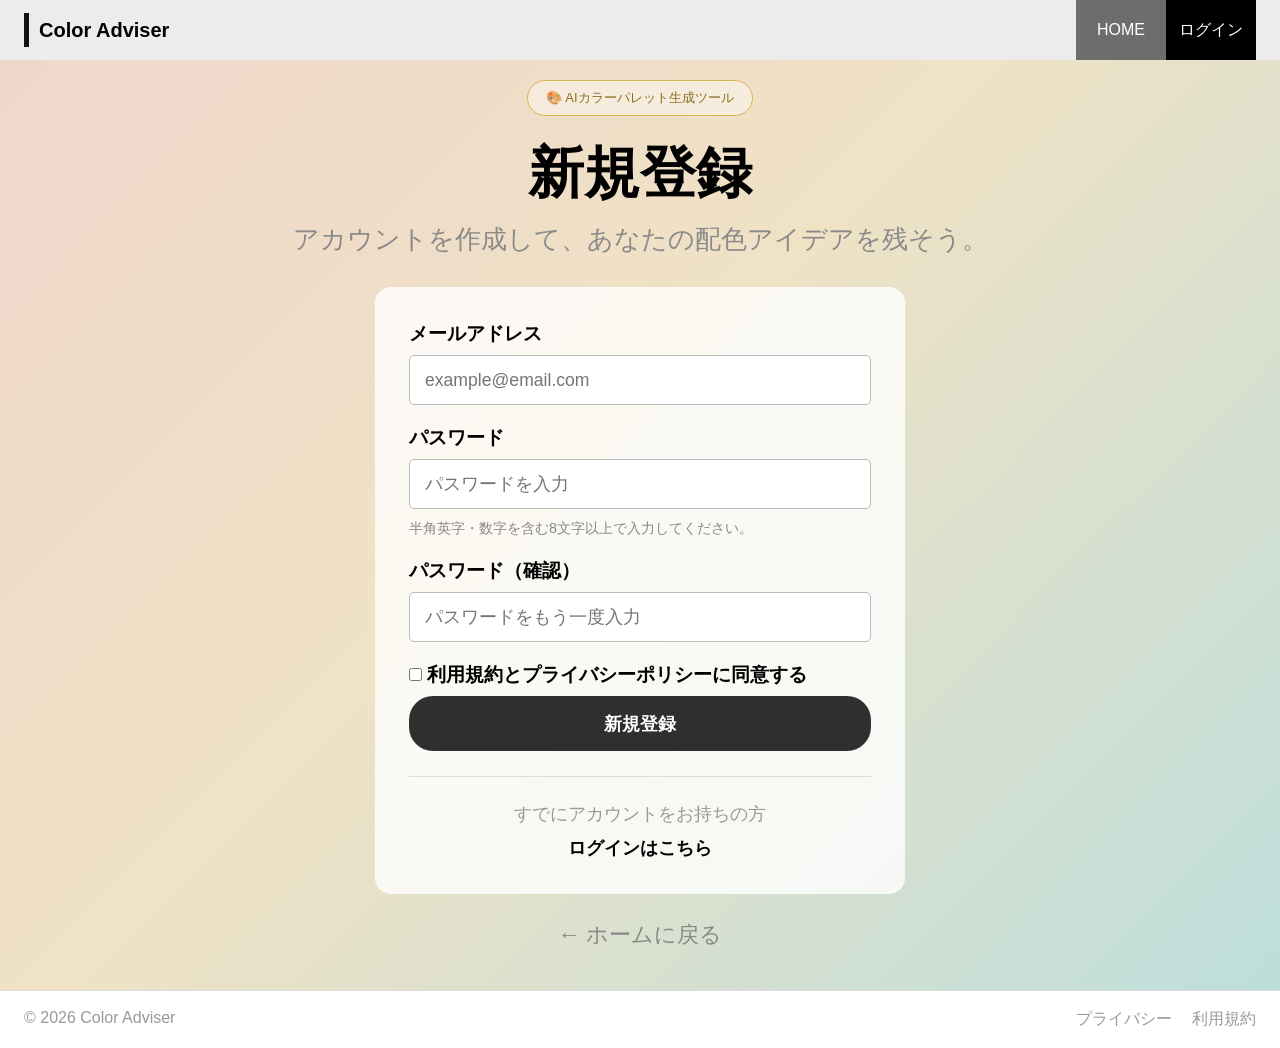
<file: 画面レイアウト/register.html>
<!DOCTYPE html>
<html lang="ja">
<head>
    <meta charset="UTF-8">
    <meta name="viewport" content="width=device-width, initial-scale=1.0">
    <title>新規登録 | Color Adviser</title>
    <link rel="stylesheet" href="/css/register.css">
</head>
<body>

<header class="header">
    <div class="logo">
        <span class="bar"></span>
        <h1>Color Adviser</h1>
    </div>

    <nav>
        <a href="index.html" class="home-btn">HOME</a>
        <a href="login.html" class="login-btn">ログイン</a>
    </nav>
</header>

<main class="register-page">

    <div class="badge">
        🎨 AIカラーパレット生成ツール
    </div>

    <h2>新規登録</h2>

    <p class="subtitle">
        アカウントを作成して、あなたの配色アイデアを残そう。
    </p>

    <div class="register-card">

        <label>メールアドレス</label>
        <input
            type="email"
            placeholder="example@email.com">

        <label>パスワード</label>
        <input
            type="password"
            placeholder="パスワードを入力">

        <p class="password-note">
            半角英字・数字を含む8文字以上で入力してください。
        </p>

        <label>パスワード（確認）</label>
        <input
            type="password"
            placeholder="パスワードをもう一度入力">

        <label class="agree">
            <input type="checkbox">
            利用規約とプライバシーポリシーに同意する
        </label>

        <button class="register-btn">
            新規登録
        </button>

        <div class="divider"></div>

        <p class="login-text">
            すでにアカウントをお持ちの方
        </p>

        <a href="login.html" class="login-link">
            ログインはこちら
        </a>

    </div>

    <a href="index.html" class="back-home">
        ← ホームに戻る
    </a>

</main>

<footer class="footer">
    <div>© 2026 Color Adviser</div>

    <div class="footer-links">
        <a href="#">プライバシー</a>
        <a href="#">利用規約</a>
    </div>
</footer>

</body>
</html>
</file>
<file: css/style.css>
html {
    font-size: 18px;
}
* {
    margin: 0;
    padding: 0;
    box-sizing: border-box;
}

body {
    font-family: "Yu Gothic", sans-serif;
    background: #f3f3f3;
    color: #222;
    overflow-y: auto;
    min-height: 100vh;
}

/* ===== Header ===== */

.header {
    height: 60px;
    background: #ececec;
    display: flex;
    justify-content: space-between;
    align-items: center;
    padding: 0 24px;
}
nav {
    display: flex;
    gap: 0;
}
.font-btn {
    width: 50px;
    height: 60px;

    border: none;

    background: #9a9a9a;
    color: white;

    cursor: pointer;
}

.font-btn:hover {
    background: #777;
}
.font-size-area {
    display: flex;
    align-items: center;
}

.font-size-area span {
    padding: 0 10px;
    font-size: 14px;
}
.logo {
    display: flex;
    align-items: center;
    gap: 10px;
}

.bar {
    width: 5px;
    height: 34px;
    background: #111;
}

.logo h1 {
    font-size: 1.25rem;
    font-weight: 700;
    line-height: 1;
}



.history-btn,
.login-btn,
.settings-btn {
    width: 96px;
    height: 60px;

    display: flex;
    justify-content: center;
    align-items: center;

    text-decoration: none;
}
.settings-btn {
    width: 90px;
    height: 60px;

    display: flex;
    justify-content: center;
    align-items: center;

    text-decoration: none;

    background: #a3a3a3;
    color: white;

    font-weight: bold;
}
.history-btn {
    background: #6d6d6d;
    color: white;
}

.login-btn {
    background: #000;
    color: white;
}


/* ===== Hero ===== */

.hero {
    background:
        linear-gradient(
            135deg,
            #f0d7cc 0%,
            #efe2c5 40%,
            #bddedb 100%
        );

    text-align: center;
    padding: 40px 20px 70px;
}

.badge {
    display: inline-block;
    background: rgba(255,255,255,.4);
    border: 1px solid #d8b44d;
    border-radius: 50px;
    padding: 8px 18px;
    font-size: 0.875rem;
    color: #7f6b30;
    margin-bottom: 28px;
}

.hero h2 {
    font-size: 3.6rem;
    font-weight: bold;
    line-height: 1.3;
}

.hero p {
    margin-top: 30px;
    color: #7a7a7a;
    font-size: 1.4rem;
}

.steps {
    font-size: 1.1rem;
    margin-top: 50px;
    display: flex;
    justify-content: center;
    align-items: center;
    gap: 20px;
    flex-wrap: wrap;
}

.step {
    background: #fff;
    border-radius: 14px;
    padding: 14px 22px;
    font-weight: 600;
    display: flex;
    align-items: center;
    gap: 12px;
}

.step span {
    width: 30px;
    height: 30px;
    border-radius: 50%;
    background: #808080;
    color: #fff;
    display: flex;
    justify-content: center;
    align-items: center;
}

.arrow {
    color: #999;
     font-size: 1.5rem;
}

/* ===== Tool Section ===== */

.tool-section {
    padding: 40px 24px 30px;
    background: #f6f6f6;
}

.tool-section h3 {
    font-size: 2.25rem;
    margin-bottom: 25px;
}

.upload-box {
   background: #ececec;
    border-radius: 12px;

    max-width: 900px;
    min-height: 380px;

    margin: 0 auto;

    border: 1px solid #ddd;

    display: flex;
    justify-content: center;
    align-items: center;
}

.upload-content {
   height: 100%;

    display: flex;
    flex-direction: column;

    justify-content: center;
    align-items: center;

    text-align: center;
}

.upload-icon {
    width: 100%;
    margin-bottom: 10px;
}

.upload-icon svg {
    width: 40px;
    height: 40px;
    display: block;
    margin: 0 auto;
}
.upload-content p {
    color: #888;
    margin: 10px 0 20px;

    font-size: 1.1rem;
}
.uploaded-image {
    max-width: 500px;
    max-height: 500px;

    width: auto;
    height: auto;

    display: block;
}
.selected-image-area {

    position: relative;

    width: fit-content;

    margin: 30px auto 20px;

}

.image-menu {

    position: absolute;

    top: 10px;
    right: 10px;

    width: 32px;
    height: 32px;

    border-radius: 50%;

    background: rgba(0,0,0,.6);

    color: white;

    display: flex;
    justify-content: center;
    align-items: center;

    cursor: pointer;

    font-size: 20px;
}
.upload-btn {
    width: 260px;
    height: 42px;
    background: #8f8f83;
    color: white;
    border: none;
    border-radius: 24px;
    cursor: pointer;

    display: flex;
    justify-content: center;
    align-items: center;
}

.loading-content,

.coloring-content,
.colored-result-content {
    display: none;
}

.palette-content {

    display: none;

    width: fit-content;

    margin: 20px auto;

}
.loading-content,
.coloring-content {

    display: none;

    width: 100%;

    text-align: center;

    padding: 120px 20px;

}

.palette-list {

    display: flex;

    justify-content: center;

    gap: 12px;

    flex-wrap: wrap;

}
.palette-item {
    display: flex;
    justify-content: center;
    align-items: center;
    gap: 4px;
}

.palette-btn {
    display: flex;
    align-items: center;
    gap: 4px;

    padding: 4px 10px;

    font-size: 0.75rem;

    background: white;

    border: 1px solid #ccc;
    border-radius: 5px;

    cursor: pointer;
}


.image-box {
    width: 180px;
    height: 120px;
    overflow: hidden;
    border: 1px solid #ccc;

    display: flex;
    justify-content: center;
    align-items: center;

    background: white;
}
.selected-palette {
    display: flex;
    justify-content: center;
    align-items: center;

    gap: 5px;

    margin-top: 20px;
}
.color-box {
    width: 18px;
    height: 18px;

    border: 1px solid #999;
    border-radius: 2px;

    background: #fff;
}
.spinner {
    width: 40px;
    height: 40px;

    margin: 0 auto 20px;

    border: 4px solid #ddd;
    border-top: 4px solid #666;

    border-radius: 50%;

    animation: spin 1s linear infinite;
}

@keyframes spin {
    from {
        transform: rotate(0deg);
    }

    to {
        transform: rotate(360deg);
    }
}

.form-row {
    display: flex;
    justify-content: center;
    align-items: center;
    gap: 12px;
    margin-top: 30px;
    flex-wrap: wrap;
}

.form-row input {
    width: 180px;
    height: 42px;

    padding: 0 10px;

    font-size: 1rem;
}

.decide-btn {
    width: 90px;
    height: 42px;

    font-size: 1rem;
    border: none;
    border-radius: 20px;
    background: #8f8f83;
    color: white;
    cursor: pointer;
}

.generate-wrap {
    display: flex;
    justify-content: center;
}

.generate-btn {
   margin-top: 35px;

    padding: 18px 55px;

    font-size: 1.1rem;
    border: none;
    border-radius: 30px;
    background: #333;
    color: white;
    cursor: pointer;
}

/* ===== Footer ===== */

.footer {
    border-top: 1px solid #d6d6d6;
    background: #f3f3f3;
    padding: 18px 24px;
    display: flex;
    justify-content: space-between;
    color: #9a9a9a;
}

.footer-links {
    display: flex;
    gap: 20px;
}

.footer-links a {
    color: #b0b0b0;
    text-decoration: none;
}

/* ===== TOP Button ===== */

.top-btn {
    position: fixed;

    right: 24px;
    bottom: 140px;

    width: 56px;
    height: 56px;

    border-radius: 50%;
    border: none;

    background: #f6b118;
    font-size: 20px;

    cursor: pointer;
    box-shadow: 0 3px 10px rgba(0,0,0,.2);
}
/* ===== Dark Mode ===== */

.dark-mode {
    background: #252525;
    color: white;
}
.dark-mode .header {
    background: #2f2f2f;
}

.dark-mode .logo h1 {
    color: white;
}

.dark-mode .bar {
    background: white;
}
.dark-mode .hero {
    background:
        linear-gradient(
            135deg,
            #817159 0%,
            #664b46 45%,
            #3e4855 100%
        );
}
.dark-mode .badge {
    background: rgba(255,255,255,.08);

    border: 1px solid #f0cf6b;

    color: #f7e18f;
}
.dark-mode .hero p {
    color: #d0d0d0;
}
.dark-mode .step {
    background: #6e6e6e;
    color: white;
}

.dark-mode .step span {
    background: #363636;
}
.dark-mode .tool-section {
    background: #2a2a2a;
}
.dark-mode .tool-section h3 {
    color: white;
}
.dark-mode .upload-box {
    background: #464646;
    border-color: #a5a5a5;
}
.dark-mode .upload-content p {
    color: #d0d0d0;
}
.dark-mode .upload-btn,
.dark-mode .decide-btn {
    background: #154f9b;
}
.dark-mode .generate-btn {
    background: #154f9b;
}
.dark-mode input {
    background: #4a4a4a;
    color: white;

    border: 1px solid #666;
}
.dark-mode .palette-btn {
    background: #444;
    color: white;

    border-color: #666;
}
.dark-mode .image-box,
.dark-mode .result-image {
    background: #444;
    border-color: #666;

    color: white;
}
.dark-mode .footer {
    background: #222;
    color: #ccc;
}

.dark-mode .footer-links a {
    color: #ccc;
}
.color-picker-wrap {
    display: flex;
    align-items: center;
    gap: 10px;
}
#mainColor {
       width: 42px;
    height: 42px;

    padding: 0;
    border: none;
    background: none;
    cursor: pointer;
}
#colorCode {
     width: 160px;

    text-align: center;

    cursor: pointer;
}
#clearColor {
    width: 42px;
    height: 42px;

    border: none;
    border-radius: 6px;
background: #cecece;
    cursor: pointer;
}
#colorPreview {
    width: 24px;
    height: 24px;

    border: 1px solid #999;
    border-radius: 4px;

    background: transparent;

    cursor: pointer;
}
#previewImage {
    display: none;

    max-width: 100%;
    max-height: 100%;

    object-fit: contain;
}
.modal {
    display: none;

    position: fixed;

    top: 0;
    left: 0;

    width: 100%;
    height: 100%;

    background: rgba(0, 0, 0, 0.5);

    justify-content: center;
    align-items: center;

    z-index: 9999;
}
.modal-content {

    width: 500px;
    max-width: 90%;

    background: white;

    border-radius: 16px;

    padding: 30px;

    box-shadow:
        0 10px 30px rgba(0,0,0,.25);
}
.modal-content h3 {

    text-align: center;

    margin-bottom: 20px;

}
.policy-text {

    line-height: 1.8;

    text-align: left;

    max-height: 300px;

    overflow-y: auto;

}
.policy-text p {

    margin-bottom: 12px;

}
.modal-buttons {

    display: flex;

    justify-content: center;

    margin-top: 20px;

}
.cancel-btn {

    width: 140px;

    height: 45px;

    border: 1px solid #ccc;

    border-radius: 30px;

    background: white;

    cursor: pointer;

}
.loading-content {

    width: 100%;

    text-align: center;

    padding: 80px 20px;

}
.waiting-message {

    margin-top: 20px;

    color: #888;

    font-size: .95rem;

    font-weight: bold;

}
.generate-btn:disabled {

    background: #bdbdbd;

    color: white;

    cursor: not-allowed;

    opacity: .8;

}
</file>
<file: css/history.css>
html {
    font-size: 18px;
}
* {
    margin: 0;
    padding: 0;
    box-sizing: border-box;
}

body {
    font-family: "Yu Gothic", sans-serif;
    background: #f3f3f3;
    color: #222;

    overflow-y: auto;
    min-height: 100vh;

    display: flex;
    flex-direction: column;
}

/* ===== Header ===== */

.header {
    height: 60px;
    background: #ececec;

    display: flex;
    justify-content: space-between;
    align-items: center;

    padding: 0 24px;
}

nav {
    display: flex;
    gap: 0;
}
.font-size-area {
    display: flex;
    align-items: center;
}

.font-size-area span {
    padding: 0 10px;
    font-size: 14px;
}
.font-btn {
    width: 50px;
    height: 60px;

    border: none;

    background: #9a9a9a;
    color: white;

    cursor: pointer;
}

.font-btn:hover {
    background: #777;
}


.logo {
    display: flex;
    align-items: center;
    gap: 10px;
}

.bar {
    width: 5px;
    height: 34px;
    background: #111;
}

.logo h1 {
    font-size: 1.25rem;
    font-weight: 700;
    line-height: 1;
}

.home-btn,
.logout-btn,
.settings-btn{
  width: 96px;
    height: 60px;

    display: flex;
    justify-content: center;
    align-items: center;

    text-decoration: none;
}
.settings-btn {
    width: 90px;
    height: 60px;

    display: flex;
    justify-content: center;
    align-items: center;

    text-decoration: none;

    background: #a3a3a3;
    color: white;

    font-weight: bold;
}
.home-btn {
    background: #707070;
     color: white;
}

.logout-btn {
    background: #000;
     color: white;
}

/* ===== Main ===== */

.history-container {
    flex: 1;
    padding: 40px;

    display: flex;
    flex-direction: column;
}

.history-container h2 {
    margin-bottom: 25px;
    font-size: 2.25rem;
}

/* ===== Empty ===== */

.empty-history {
    flex: 1;

    display: flex;
    flex-direction: column;
    justify-content: center;
    align-items: center;

    color: #999;
}


.empty-history p {
    font-size: 1.4rem;
}

/* ===== 履歴カード(将来用) ===== */

.history-list {
    display: flex;
    flex-direction: column;
    gap: 20px;
}

.history-card {
    background: white;
    padding: 20px;

    border-radius: 10px;

    box-shadow: 0 2px 8px rgba(0,0,0,0.08);
}

/* ===== Footer ===== */

.footer {
    border-top: 1px solid #ddd;

    background: #f3f3f3;

    padding: 18px 24px;

    display: flex;
    justify-content: space-between;

    color: #999;
}

.footer-links a {
    color: #999;
    text-decoration: none;
}

.footer-links a,
.footer-links a:visited {
    color: #999;
    text-decoration: none;
}

/* ===== TOP Button ===== */

.top-btn {
    position: fixed;
    right: 24px;
    bottom: 140px;

    width: 56px;
    height: 56px;

    border-radius: 50%;
    border: none;

    background: #f6b118;
    font-size: 20px;

    cursor: pointer;
    box-shadow: 0 3px 10px rgba(0,0,0,.2);
}
/* ===== Dark Mode ===== */

.dark-mode {
    background: #252525;
    color: white;
}
.dark-mode .header {
    background: #2f2f2f;
}

.dark-mode .logo h1 {
    color: white;
}

.dark-mode .bar {
    background: white;
}

.dark-mode .font-size-area span {
    color: white;
}
.dark-mode .history-container {
    background: #2a2a2a;
}
.dark-mode .history-container h2 {
    color: white;
}
.dark-mode .empty-history {
    color: #d0d0d0;
}
.dark-mode .empty-history p {
    color: #d0d0d0;
}
.dark-mode .history-card {
    background: #3a3a3a;

    color: white;

    box-shadow: none;

    border: 1px solid #555;
}
.dark-mode .footer {
    background: #222;

    color: #ccc;
}
.dark-mode .footer-links a {
    color: #ccc;
}
.dark-mode .top-btn {
    background: #d89f12;
}
.modal {
    display: none;

    position: fixed;

    top: 0;
    left: 0;

    width: 100%;
    height: 100%;

    background: rgba(0, 0, 0, 0.5);

    justify-content: center;
    align-items: center;

    z-index: 9999;
}
.modal-content {

    width: 500px;
    max-width: 90%;

    background: white;

    border-radius: 16px;

    padding: 30px;

    box-shadow:
        0 10px 30px rgba(0,0,0,.25);
}
.modal-content h3 {

    text-align: center;

    margin-bottom: 20px;

}
.policy-text {

    line-height: 1.8;

    text-align: left;

    max-height: 300px;

    overflow-y: auto;

}
.policy-text p {

    margin-bottom: 12px;

}
.modal-buttons {

    display: flex;

    justify-content: center;

    margin-top: 20px;

}
.cancel-btn {

    width: 140px;

    height: 45px;

    border: 1px solid #ccc;

    border-radius: 30px;

    background: white;

    cursor: pointer;

}
</file>
<file: css/login.css>
* {
    margin: 0;
    padding: 0;
    box-sizing: border-box;
}

body {
    font-family: "Yu Gothic", sans-serif;
    min-height: 100vh;
    display: flex;
    flex-direction: column;
    background:
        linear-gradient(
            135deg,
            #f0d7cc 0%,
            #efe2c5 45%,
            #bddedb 100%
        );
}

/* ===== Header ===== */

.header {
    height: 60px;
    background: #ececec;

    display: flex;
    justify-content: space-between;
    align-items: center;

    padding: 0 24px;
}

.logo {
    display: flex;
    align-items: center;
    gap: 10px;
}

.bar {
    width: 5px;
    height: 34px;
    background: #111;
}

.logo h1 {
    font-size: 20px;
    font-weight: 700;
}

nav {
    display: flex;
}

.history-btn,
.login-btn {
    width: 90px;
    height: 60px;

    display: flex;
    justify-content: center;
    align-items: center;

    text-decoration: none;
    color: white;
}

.history-btn {
    background: #6d6d6d;
}

.login-btn {
    background: #000;
}

/* ===== Main ===== */

.login-page {
    flex: 1;

    display: flex;
    flex-direction: column;
    align-items: center;

    padding-top: 30px;
}

.badge {
    display: inline-block;

    padding: 8px 18px;

    border-radius: 50px;

    background: rgba(255,255,255,0.3);

    border: 1px solid #d8b44d;

    color: #7f6b30;

    font-size: 13px;
}

.login-page h2 {
    font-size: 56px;
    margin-top: 20px;
}

.subtitle {
    color: #8a8a8a;
    margin-top: 10px;
    margin-bottom: 30px;
    font-size:1.6rem;
}

/* ===== Card ===== */

.login-card {
    width: 530px;

    background: rgba(255,255,255,0.8);

    border-radius: 16px;

    padding: 34px;
}

.login-card label {
    display: block;
    margin-bottom: 8px;
    font-size: 1.2rem;
    font-weight: bold;
}

.login-card input[type="email"],
.login-card input[type="password"] {
    width: 100%;
    height: 50px;

    padding: 0 15px;
font-size: 1.1rem;
    border: 1px solid #bbb;
    border-radius: 5px;

    margin-bottom: 20px;
}

.login-options {
    display: flex;
    justify-content: space-between;
    align-items: center;

    font-size: 0.5rem;

    margin-bottom: 20px;
}

.remember {
    display: flex !important;
    align-items: center;
    gap: 5px;
    font-weight: normal !important;
}

.login-options a {
    color: #888;
    text-decoration: none;
    font-size: 1rem;
}

.login-submit {
    width: 100%;
    height: 55px;
 font-size: 1.1rem;
 font-weight: bold;
    border: none;
    border-radius: 24px;

    background: #2f2f2f;
    color: white;

    cursor: pointer;
}

.divider {
    height: 1px;
    background: #ddd;
    margin: 25px 0;
}

.register-text {
    text-align: center;
    color: #999;
    font-size: 1.1rem;
}

.register-link {
    display: block;
    text-align: center;

    margin-top: 10px;

    color: #000;
    font-size: 1.1rem;
    font-weight: bold;
}

.back-home {
    margin-top: 25px;

    color: #888;
    text-decoration: none;
    font-size: 1.4rem;
}

/* ===== Footer ===== */

.footer {
    border-top: 1px solid #ddd;

    background: rgba(255,255,255,0.6);

    padding: 18px 24px;

    display: flex;
    justify-content: space-between;

    color: #999;
}

.footer-links {
    display: flex;
    gap: 20px;
}

.footer-links a {
    color: #999;
    text-decoration: none;
}
.modal {
    display: none;

    position: fixed;

    top: 0;
    left: 0;

    width: 100%;
    height: 100%;

    background: rgba(0, 0, 0, 0.5);

    justify-content: center;
    align-items: center;

    z-index: 9999;
}
.modal-content {

    width: 500px;
    max-width: 90%;

    background: white;

    border-radius: 16px;

    padding: 30px;

    box-shadow:
        0 10px 30px rgba(0,0,0,.25);
}
.modal-content h3 {

    text-align: center;

    margin-bottom: 20px;

}
.policy-text {

    line-height: 1.8;

    text-align: left;

    max-height: 300px;

    overflow-y: auto;

}
.policy-text p {

    margin-bottom: 12px;

}
.modal-buttons {

    display: flex;

    justify-content: center;

    margin-top: 20px;

}
.cancel-btn {

    width: 140px;

    height: 45px;

    border: 1px solid #ccc;

    border-radius: 30px;

    background: white;

    cursor: pointer;

}
</file>
<file: css/register.css>
* {
    margin: 0;
    padding: 0;
    box-sizing: border-box;
}

body {
    font-family: "Yu Gothic", sans-serif;
    min-height: 100vh;

    display: flex;
    flex-direction: column;
}
.header {
    height: 60px;
    background: #ececec;

    display: flex;
    justify-content: space-between;
    align-items: center;

    padding: 0 24px;
}

.logo {
    display: flex;
    align-items: center;
    gap: 10px;
}

.bar {
    width: 5px;
    height: 34px;
    background: #111;
}

.logo h1 {
    font-size: 1.25rem;
    font-weight: 700;
    line-height: 1;
}
nav {
    display: flex;
}
.home-btn,
.login-btn {
    width: 90px;
    height: 60px;

    display: flex;
    justify-content: center;
    align-items: center;

    text-decoration: none;
    color: white;
}
.home-btn {
    background: #6d6d6d;
}

.login-btn {
    background: #000;
}
.footer {
    border-top: 1px solid #ddd;

    background: rgba(255,255,255,.6);

    padding: 18px 24px;

    display: flex;
    justify-content: space-between;

    color: #999;
}
.footer-links {
    display: flex;
    gap: 20px;
}
.footer-links a {
    color: #999;
    text-decoration: none;
}
.register-page h2 {
    font-size: 56px;
    margin-top: 20px;
}
.subtitle {
    color: #8a8a8a;
    margin-top: 10px;
    margin-bottom: 30px;

    font-size: 1.6rem;
}
.badge {
    display: inline-block;

    padding: 8px 18px;

    border-radius: 50px;

    border: 1px solid #d8b44d;

    background: rgba(255,255,255,.4);

    color: #8c6f22;

    font-size: 13px;
}
.register-page {
    flex: 1;

    display: flex;
    flex-direction: column;
    align-items: center;

    padding: 20px 0 40px;

    background: linear-gradient(
        135deg,
        #f0d7cc 0%,
        #efe2c5 45%,
        #bddedb 100%
    );
}
.register-card {
    width: 530px;

    background: rgba(255,255,255,0.8);

    border-radius: 16px;

    padding: 34px;

    margin-top: 0;
}
.register-card label {
    display: block;

    margin-bottom: 8px;

    font-size: 1.2rem;
    font-weight: bold;
}
.register-card input[type="email"],
.register-card input[type="password"] {
    width: 100%;
    height: 50px;

    padding: 0 15px;

    font-size: 1.1rem;

    border: 1px solid #bbb;
    border-radius: 5px;

    margin-bottom: 20px;
}

.register-btn {
    width: 100%;
    height: 55px;

    font-size: 1.1rem;
    font-weight: bold;

    border: none;
    border-radius: 24px;

    background: #2f2f2f;
    color: white;
}
.divider {
    height: 1px;
    background: #ddd;
    margin: 25px 0;
}
.login-text {
    text-align: center;

    color: #999;

    font-size: 1.1rem;
}
.login-link {
    display: block;

    text-align: center;

    margin-top: 10px;

    color: black;

    font-size: 1.1rem;
    font-weight: bold;

    text-decoration: none;
}

.back-home {
    margin-top: 25px;

    color: #888;

    text-decoration: none;

    font-size: 1.4rem;
}
.password-note {
    margin-top: -10px;
    margin-bottom: 20px;

    font-size: 0.9rem;
    color: #888;
}

.agree {
    display: flex;
    align-items: center;

    gap: 8px;

    font-size: 1rem;

    margin-bottom: 20px;
}
.modal {
    display: none;

    position: fixed;

    top: 0;
    left: 0;

    width: 100%;
    height: 100%;

    background: rgba(0, 0, 0, 0.5);

    justify-content: center;
    align-items: center;

    z-index: 9999;
}
.modal-content {

    width: 500px;
    max-width: 90%;

    background: white;

    border-radius: 16px;

    padding: 30px;

    box-shadow:
        0 10px 30px rgba(0,0,0,.25);
}
.modal-content h3 {

    text-align: center;

    margin-bottom: 20px;

}
.policy-text {

    line-height: 1.8;

    text-align: left;

    max-height: 300px;

    overflow-y: auto;

}
.policy-text p {

    margin-bottom: 12px;

}
.modal-buttons {

    display: flex;

    justify-content: center;

    margin-top: 20px;

}
.cancel-btn {

    width: 140px;

    height: 45px;

    border: 1px solid #ccc;

    border-radius: 30px;

    background: white;

    cursor: pointer;

}
</file>
<file: css/settings.css>
html {
    font-size: 18px;
}

* {
    margin: 0;
    padding: 0;
    box-sizing: border-box;
}

body{
    font-family:"Yu Gothic",sans-serif;
    min-height:100vh;
    display:flex;
    flex-direction:column;
    background:#f3f3f3;
}

/* Header */

.header{
    height:60px;
    background:#ececec;

    display:flex;
    justify-content:space-between;
    align-items:center;

    padding:0 24px;
}

.logo{
    display:flex;
    align-items:center;
    gap:10px;
}

.bar{
    width:5px;
    height:34px;
    background:#111;
}

.logo h1{
    font-size:1.25rem;
}

nav{
    display:flex;
}

.history-btn,
.logout-btn,
.home-btn{
    width:90px;
    height:60px;

    display:flex;
    justify-content:center;
    align-items:center;

    text-decoration:none;
    color:white;
}

.history-btn{
    background:#6d6d6d;
}

.logout-btn{
    background:#000;
}

.home-btn {
    background: #a3a3a3;
}

/* Main */
.modal {
    display: none;

    position: fixed;

    top: 0;
    left: 0;

    width: 100%;
    height: 100%;

    background: rgba(0, 0, 0, 0.4);

    justify-content: center;
    align-items: center;

    z-index: 1000;
}
.modal-content {
    width: 450px;
    max-width: 90%;

    background: white;

    border-radius: 16px;

    padding: 30px;
}
.modal-content h3 {
    margin-bottom: 25px;

    text-align: center;

    font-size: 1.5rem;
}
.modal-content input {
    width: 100%;
    height: 50px;

    margin-bottom: 20px;

    padding: 0 15px;

    border: 1px solid #ccc;
    border-radius: 8px;

    font-size: 1rem;
}
.modal-buttons {
    display: flex;
    justify-content: center;

    gap: 15px;

    margin-top: 20px;
}
.cancel-btn {
    width: 140px;
    height: 45px;

    border: 1px solid #ccc;
    border-radius: 30px;

    background: white;

    cursor: pointer;
}
.save-btn {
    width: 140px;
    height: 45px;

    border: none;
    border-radius: 30px;

    background: #2f2f2f;
    color: white;

    cursor: pointer;
}
.settings-page{
    flex:1;

    display:flex;
    flex-direction:column;
    align-items:center;

    padding:25px;
    background:
    linear-gradient(
        135deg,
        #e4d9bb 0%,
        #cec1a4 45%,
        #bbd1d1 100%
    );
}

.badge{
    padding:8px 18px;

    border-radius:40px;

    border:1px solid #d8b44d;

    background:rgba(255,255,255,.4);

    color:#8c6f22;
}

.settings-page h2{
    margin-top:15px;
    font-size:3rem;
}

.subtitle{
    margin-top:10px;
    color:#888;
}

/* Card */

.settings-card{
    width:900px;
    max-width:95%;

    background:rgba(255,255,255,.75);

    margin-top:30px;

    padding:25px;

    border-radius:20px;
}

.setting-section h3{
    margin-bottom:20px;
}

.setting-row{
    display:flex;
    justify-content:space-between;
    align-items:center;

    margin-bottom:25px;
}

.setting-row label{
    font-weight:bold;
}

.setting-row p{
    color:#888;
    font-size:.8rem;
    margin-top:5px;
}

.setting-row input{
    width:240px;
    height:42px;

    border:1px solid #ddd;

    border-radius:8px;

    padding:0 15px;
}

.change-btn{
    width:240px;
    height:42px;

    border:none;

    border-radius:8px;

    background:#d6d6d6;
}

.option-group{
    display:flex;
     margin-left: auto;

    min-width: 200px;

    justify-content: flex-end;
}

.option-group button{
    width:70px;
    height:36px;

    border:none;
    background:#ffffff;
}

.option-group .active{
    background:#818181;
    color:white;
}
.option-group button:hover {
    background:#a0a0a0;
    color: white;
}
hr{
    margin:25px 0;
    border:none;
    border-top:1px solid #ddd;
}

/* Switch */

.switch {
    position: relative;
    width: 55px;
    height: 30px;
    cursor: pointer;
}

.switch input{
    display:none;
}

.slider{
    position:absolute;
    width:55px;
    height:30px;
    background:#3171e7;
    border-radius:30px;
}

.slider::before{
    content:"";
    position:absolute;

    width:24px;
    height:24px;

    left:3px;
    top:3px;

    background:white;
    border-radius:50%;
}
.switch input:checked + .slider {
    background: #3171e7;
}
.switch input:not(:checked) + .slider {
    background: #b4b4b4;
}
.switch input:checked + .slider::before {
    transform: translateX(25px);
}
.slider {
    transition: .3s;
}
.slider::before {
    transition: .3s;
}
/* Buttons */

.button-area{
    display:flex;
    gap:20px;
    margin-top:25px;
}

.reset-btn{
    width:180px;
    height:50px;

    border:1px solid #ccc;

    border-radius:30px;

    background:white;
}

.save-btn{
    width:180px;
    height:50px;

    border:none;

    border-radius:30px;

    background:#333;
    color:white;
}

.back-home{
    margin-top:20px;

    text-decoration:none;
    color:#888;
}

/* Footer */

.footer{
    border-top:1px solid #ddd;

    background:#f3f3f3;

    padding:18px 24px;

    display:flex;
    justify-content:space-between;

    color:#999;
}

.footer-links{
    display:flex;
    gap:20px;
}

.footer-links a{
    text-decoration:none;
    color:#999;
}
.dark-mode .settings-card {
    background: #333;
    color: white;
}
.dark-mode .setting-row p {
    color: #ccc;
}
.dark-mode .footer {
    background: #222;
    color: #ccc;
}
.dark-mode .footer a {
    color: #ccc;
}
.dark-mode {
    background: #252525;
    color: white;
}
.dark-mode .header {
    background: #2f2f2f;
}
.dark-mode .logo h1 {
    color: white;
}

.dark-mode .bar {
    background: white;
}
.dark-mode .settings-page {
    background:
    linear-gradient(
        135deg,
        #70614c 0%,
        #5c503c 45%,
        #2f2a23 100%
    );
}
.dark-mode input {
    background: #4a4a4a;
    color: white;

    border: 1px solid #666;
}
.dark-mode .change-btn {
    background: #555;
    color: white;
}
.dark-mode .reset-btn {
    background: #fffefe;
    color: rgb(0, 0, 0);

    border-color: #666;
}
.dark-mode .save-btn {
    background:  #154f9b;
    color: rgb(255, 255, 255);

    border-color: #666;
}
.dark-mode hr {
    border-top: 1px solid #555;
}
.dark-mode .modal-content {
    background: #333;
    color: white;
}
.dark-mode .badge {
    background: rgba(255,255,255,.1);

    border: 1px solid #d8b44d;

    color: #f0cf6b;
}
.dark-mode .subtitle {
    color: #d0d0d0;
}
.dark-mode .setting-section h3 {
    color: white;
}
.dark-mode .setting-row label {
    color: white;
}
.dark-mode .policy-text {
    color: #e0e0e0;
}
.policy-text {

    margin-top: 15px;

    text-align: left;

    line-height: 1.8;

    max-height: 300px;

    overflow-y: auto;

}
.policy-text p {

    margin-bottom: 12px;

}
</file>
